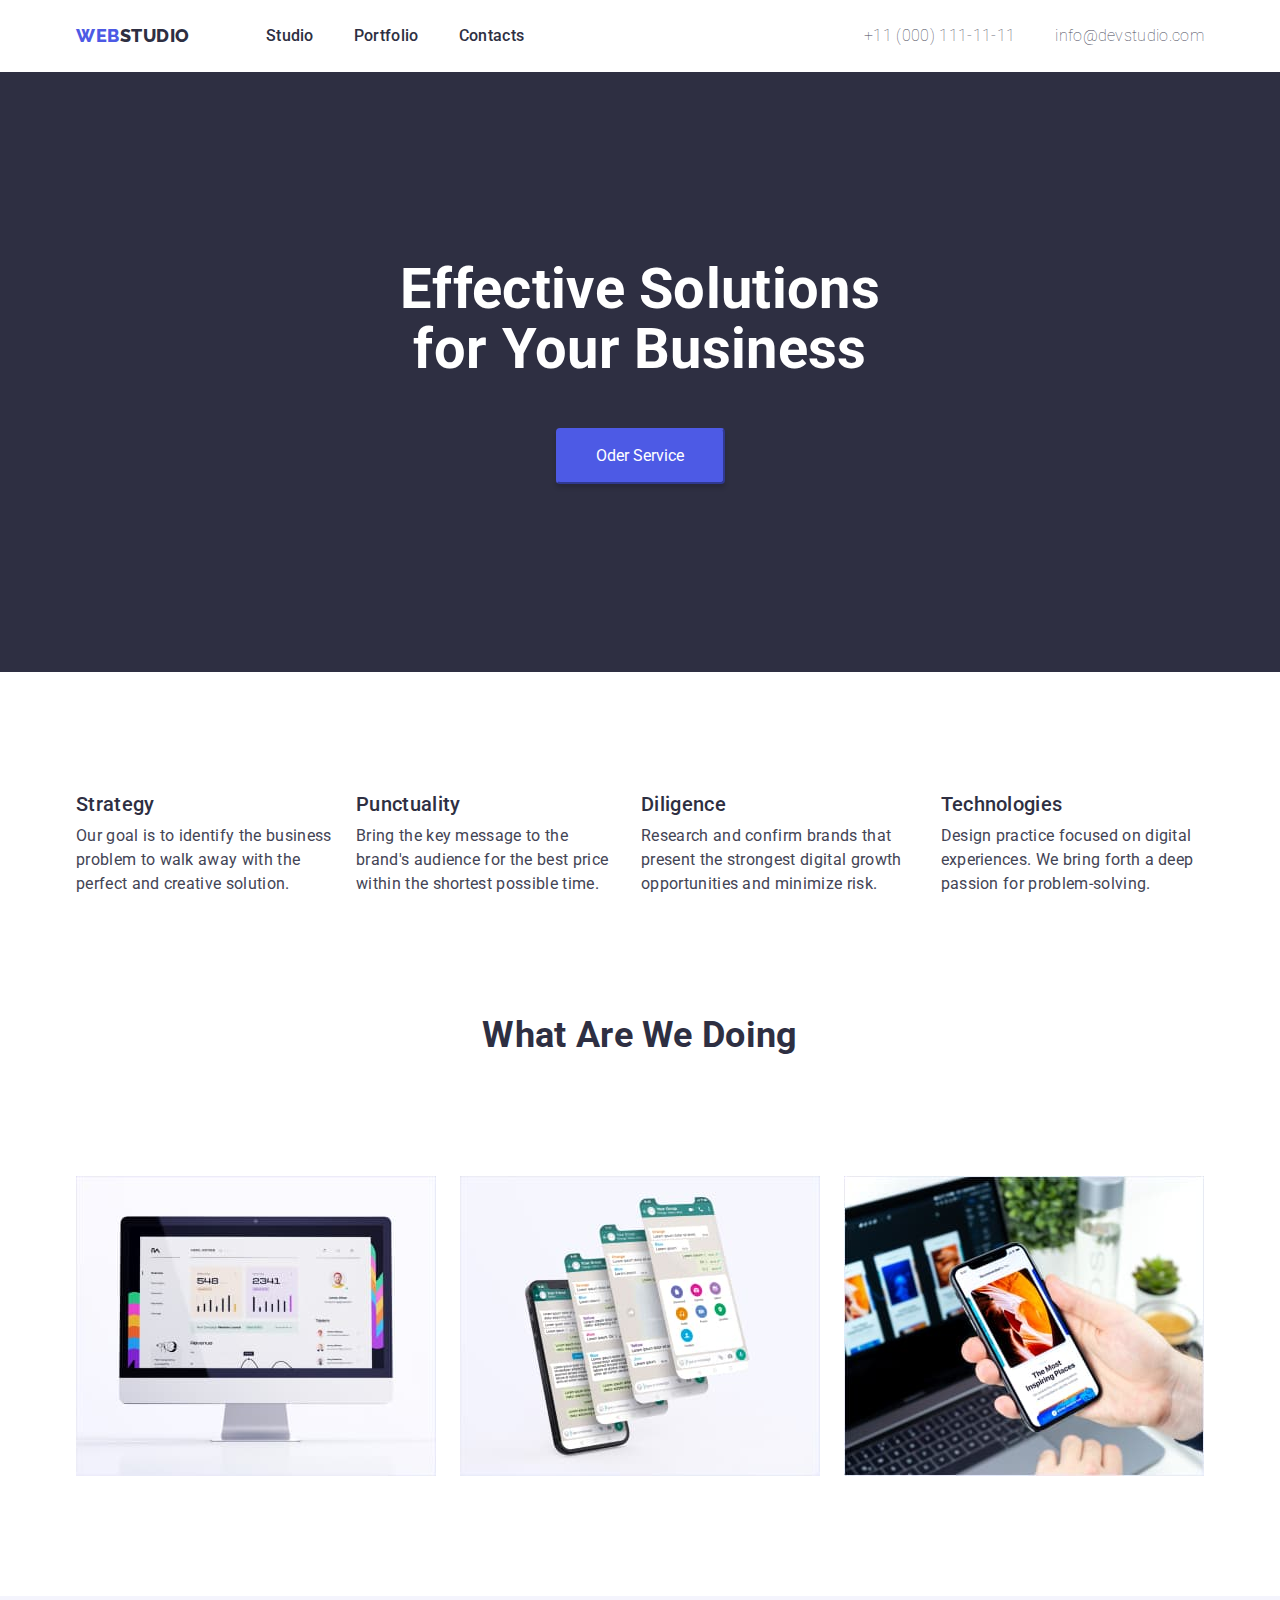
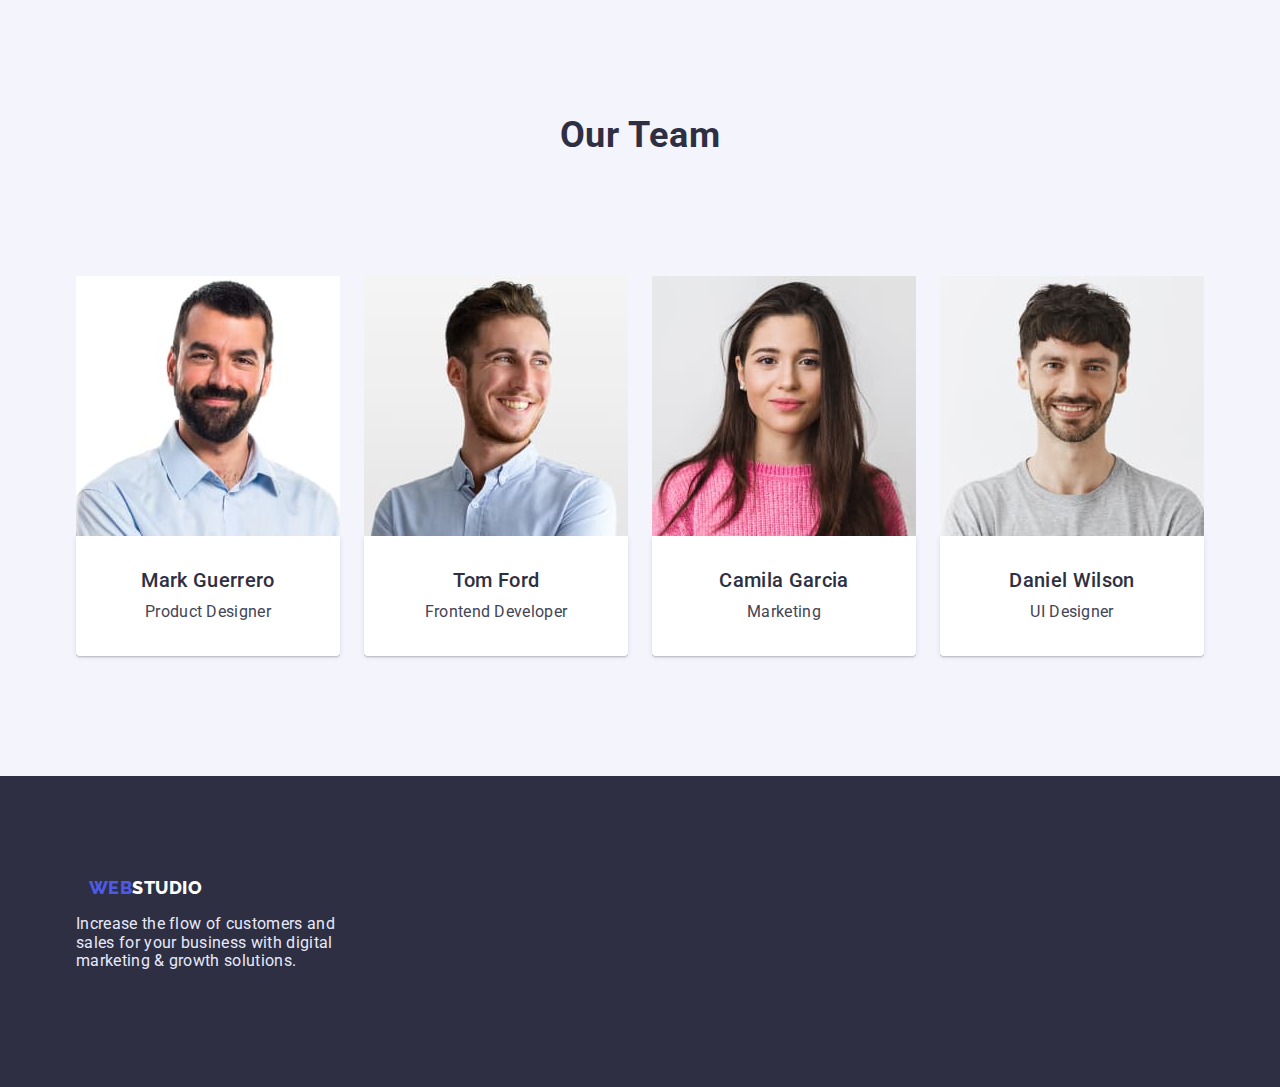
<file: index.html>
<!DOCTYPE html>
<html lang="en">
  <head>
    <meta charset="UTF-8" />
    <meta http-equiv="X-UA-Compatible" content="IE=edge" />
    <meta name="viewport" content="width=he, initial-scale=1.0" />
    <title>Web Studio</title>
    <link rel="preconnect" href="https://fonts.googleapis.com" />
    <link rel="preconnect" href="https://fonts.gstatic.com" crossorigin />
    <link
      href="https://fonts.googleapis.com/css2?family=Raleway:wght@800&family=Roboto:wght@400;500;700&display=swap"
      rel="stylesheet"
    />
    <link
      rel="stylesheet"
      href="https://cdnjs.cloudflare.com/ajax/libs/modern-normalize/1.1.0/modern-normalize.min.css"
    />
    <link rel="stylesheet" href="./css/styles.css" />
  </head>
  <body>
    <header class="page-header">
      <div class="conteiner header-nav">
        <nav class="navigation main-nav">
          <a class="logo" href="./index.html"
            ><span class="text-color">Web</span>Studio</a
          >

          <ul class="site-nav list">
            <li class="item"><a href="" class="link">Studio</a></li>
            <li class="item">
              <a href="./portfolio.html" class="link">Portfolio</a>
            </li>
            <li class="item"><a href="" class="link">Contacts</a></li>
          </ul>
        </nav>
        <address class="address">
          <ul class="address-nav list">
            <li class="item">
              <a class="address-link" href="tel:+110001111111"
                >+11 (000) 111-11-11</a
              >
            </li>
            <li class="item">
              <a class="address-link" href="mailto:info@devstudio.com"
                >info@devstudio.com</a
              >
            </li>
          </ul>
        </address>
      </div>
    </header>

    <main>
      <!-- hero -->
      <section class="hero">
        <div class="hero-style">
          <h1 class="hero-title">Effective Solutions <br> for Your Business</h1>
          <button type="button" class="btn">Oder Service</button>
        </div>
      </section>

     
        <section class="feauters">
          <div class="conteiner">
            <h2 class="section-title" hidden>Services</h2>

            <ul class="features-list list">
              <li class="item">
                <h3 class="title">Strategy</h3>
                <p class="text">
                  Our goal is to identify the business problem to walk away with
                  the perfect and creative solution.
                </p>
              </li>
              <li class="item">
                <h3 class="title">Punctuality</h3>
                <p class="text">
                  Bring the key message to the brand's audience for the best price
                  within the shortest possible time.
                </p>
              </li>
              <li class="item">
                <h3 class="title">Diligence</h3>
                <p class="text">
                  Research and confirm brands that present the strongest digital
                  growth opportunities and minimize risk.
                </p>
              </li>
              <li class="item">
                <h3 class="title">Technologies</h3>
                <p class="text">
                  Design practice focused on digital experiences. We bring forth a
                  deep passion for problem-solving.
                </p>
              </li>
            </ul>
          </div>
        </section>
      
        <section class="work">
            <div class="conteiner">
              <h2 class="work-title">What are we doing</h2>
              <ul class="work-list list">
              <li class="item">
                <img src="./images/rectanglea.jpg" alt="monitor" width="360" />
              </li>
              <li class="item">
                <img src="./images/rectangleb.jpg" alt="smartphone" width="360" />
              </li>
              <li class="item">
                <img
                  src="./images/rectanglec.jpg"
                  alt="smartphone in hand"
                  width="360"
                />
                </li>
                </ul>
            </div>
        </section>
       
       
        <section class="team">
              <div class="conteiner">
                  <h2 class="team-title">Our Team</h2>
                  <ul class="team-list list">
                    <li class="item">
                      <img src="./images/designer1.jpg" alt="designer1" width="264" />
                      <div class="card">
                        <h3 class="title">Mark Guerrero</h3>
                        <p class="text">Product Designer</p>
                      </div>
                    </li>

                    <li class="item">
                      <img src="./images/designer2.jpg" alt="designer2" width="264" />

                      <div class="card">
                        <h3 class="title">Tom Ford</h3>
                        <p class="text">Frontend Developer</p>
                      </div>
                    </li>

                    <li class="item">
                      <img src="./images/designer3.jpg" alt="designer3" width="264" />
                      <div class="card">
                        <h3 class="title">Camila Garcia</h3>
                        <p class="text">Marketing</p>
                      </div>
                    </li>

                    <li class="item">
                      <img src="./images/designer4.jpg" alt="designer4" width="264" />
                      <div class="card">
                        <h3 class="title">Daniel Wilson</h3>
                        <p class="text">UI Designer</p>
                      </div>
                    </li>
                </ul>
            </div>
      </section>
     
    </main>

    <footer class="footer">
      <div class="conteiner footer-style">s
        <a class="logo" href="./index.html"
          ><span class="text-color">Web</span
          ><span class="foot">Studio</span></a
        >

        <p class="caption">
          Increase the flow of customers and sales for your business with
          digital marketing & growth solutions.
        </p>
      </div>
    </footer>
  </body>
</html>
</file>
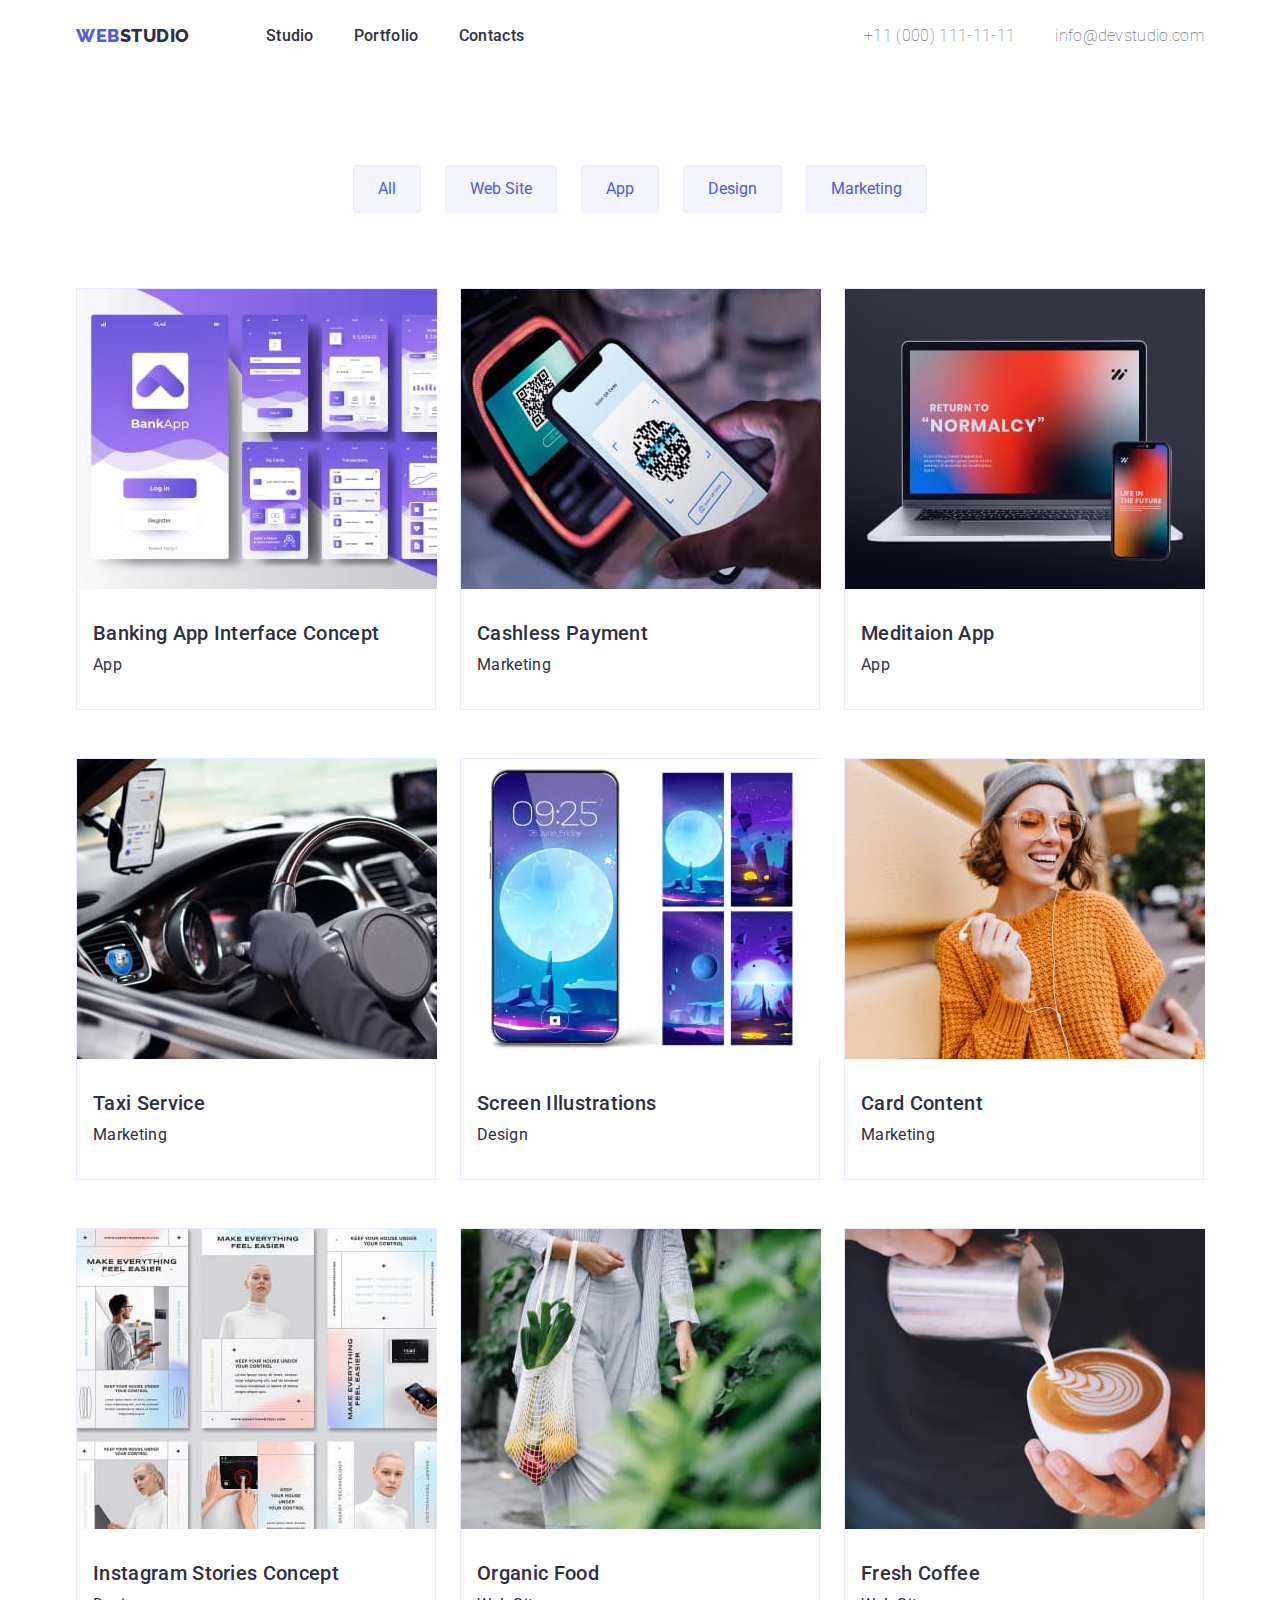
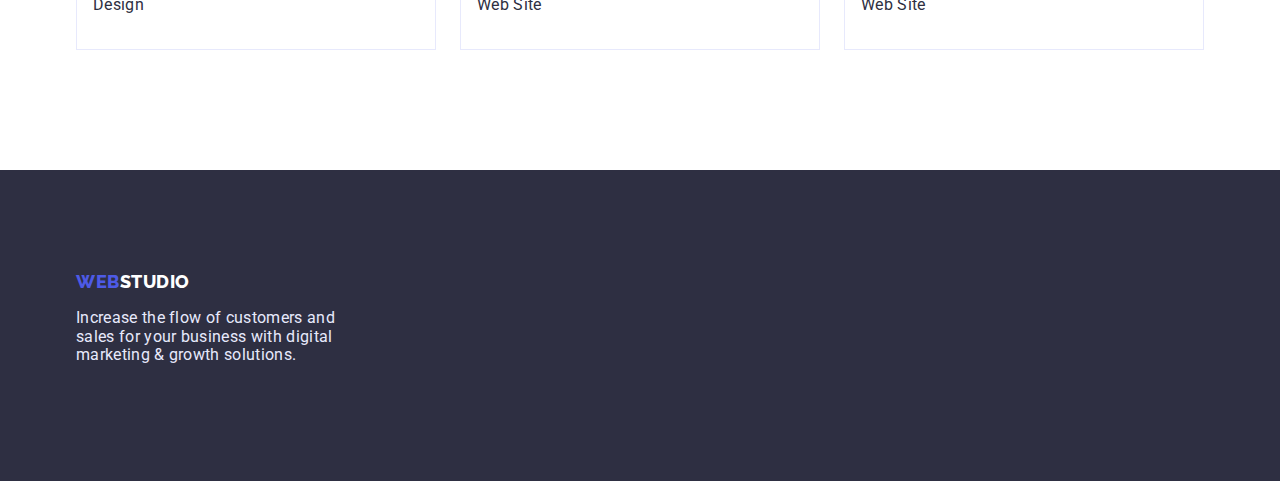
<file: portfolio.html>
<!DOCTYPE html>
<html lang="en">
  <head>
    <meta charset="UTF-8" />
    <meta http-equiv="X-UA-Compatible" content="IE=edge" />
    <meta name="viewport" content="width=device-width, initial-scale=1.0" />
    <title>Portfolio</title>
    <link rel="preconnect" href="https://fonts.googleapis.com" />
    <link rel="preconnect" href="https://fonts.gstatic.com" crossorigin />
    <link
      href="https://fonts.googleapis.com/css2?family=Raleway:wght@800&family=Roboto:wght@400;500;700&display=swap"
      rel="stylesheet"
    />
    <link
      rel="stylesheet"
      href="https://cdnjs.cloudflare.com/ajax/libs/modern-normalize/1.1.0/modern-normalize.min.css"
    />
    <link rel="stylesheet" href="./css/styles.css" />
  </head>
  <body>
    <header class="page-header">
      <div class="conteiner header-nav">
        <nav class="navigation main-nav">
          <a class="logo" href="./index.html"
            ><span class="text-color">Web</span>Studio</a
          >

          <ul class="site-nav list">
            <li class="item"><a href="./index.html" class="link">Studio</a></li>
            <li class="item">
              <a href="./portfolio.html" class="link">Portfolio</a>
            </li>
            <li class="item"><a href="" class="link">Contacts</a></li>
          </ul>
        </nav>
        <address class="address">
          <ul class="address-nav list">
            <li class="item">
              <a class="address-link" href="tel:+110001111111"
                >+11 (000) 111-11-11</a
              >
            </li>
            <li class="item">
              <a class="address-link" href="mailto:info@devstudio.com"
                >info@devstudio.com</a
              >
            </li>
          </ul>
        </address>
      </div>
    </header>

    <main>
      <section class="filter">
        <div class="conteiner">
          <ul class="filter-list list">
            <li class="items">
              <button type="button" class="item">All</button>
            </li>
            <li class="items">
              <button type="button" class="item">Web Site</button>
            </li>
            <li class="items">
              <button type="button" class="item">App</button>
            </li>
            <li class="items">
              <button type="button" class="item">Design</button>
            </li>
            <li class="items">
              <button type="button" class="item">Marketing</button>
            </li>
          </ul>
        </div>
        <div class="conteiner">
          <h1 class="works-title" hidden>My Works</h1>
          <ul class="works list">
            <li class="item">
              <img src="./images/card1.jpg" alt="BankApp" />
              <div class="my-work">
                <h2 class="title">Banking App Interface Concept</h2>
                <p class="text">App</p>
              </div>
            </li>
            <li class="item">
              <img src="./images/card2.jpg" alt="Smartphone" />
              <div class="my-work">
                <h2 class="title">Cashless Payment</h2>
                <p class="text">Marketing</p>
              </div>
            </li>
            <li class="item">
              <img src="./images/card3.jpg" alt="Notebook" />
              <div class="my-work">
                <h2 class="title">Meditaion App</h2>
                <p class="text">App</p>
              </div>
            </li>
            <li class="item">
              <img src="./images/card4.jpg" alt="Driver" />
              <div class="my-work">
                <h2 class="title">Taxi Service</h2>
                <p class="text">Marketing</p>
              </div>
            </li>
            <li class="item">
              <img src="./images/card5.jpg" alt="Wallap" />
              <div class="my-work">
                <h2 class="title">Screen Illustrations</h2>
                <p class="text">Design</p>
              </div>
            </li>

            <li class="item">
              <img src="./images/card6.jpg" alt="Girl" />
              <div class="my-work">
                <h2 class="title">Card Content</h2>
                <p class="text">Marketing</p>
              </div>
            </li>
            <li class="item">
              <img src="./images/card7.jpg" alt="Instagram stories" />
              <div class="my-work">
                <h2 class="title">Instagram Stories Concept</h2>
                <p class="text">Design</p>
              </div>
            </li>
            <li class="item">
              <img src="./images/card8.jpg" alt="Food" />
              <div class="my-work">
                <h2 class="title">Organic Food</h2>
                <p class="text">Web Site</p>
              </div>
            </li>
            <li class="item">
              <img src="./images/card9.jpg" alt="Coffe" />
              <div class="my-work">
                <h2 class="title">Fresh Coffee</h2>
                <p class="text">Web Site</p>
              </div>
            </li>
          </ul>
        </div>
      </section>
    </main>
    <footer class="footer">
      <div class="conteiner footer-style">
        <a class="logo" href="./index.html"
          ><span class="text-color">Web</span
          ><span class="foot">Studio</span></a
        >

        <p class="caption">
          Increase the flow of customers and sales for your business with
          digital marketing & growth solutions.
        </p>
      </div>
    </footer>
  </body>
</html>
</file>
<file: css/styles.css>
:root {
  --prymary-text-color: #2e2f42;
  --secondary-text-color: #434455;
  --prymary-bg-color: #ffffff;
  --secondary-bg-color: #f4f4fd;

  /* основний колір тексту  #2E2F42 */
  /* другорядний колір тексту #434455 */
  /*основний колір фону #FFFFFF */
  /* акцент #E7E9FC */
  /* другорядний колір фону #F4F4FD */
}

body {
  font-family: "Roboto", sans-serif;
  color: #2e2f42;
  letter-spacing: 0.02em;
}

h1,
h2,
h3,
p {
  margin-top: 0;
  margin-bottom: 0;
}

ul {
  margin-top: 0;
  margin-bottom: 0;
  padding-left: 0;
}

img {
  display: block;
}

.list {
  list-style: none;
}

.btn {
  padding: 16px 32px;
  width: 169px;
  height: 56px;
  background: #4d5ae5;
  box-shadow: 0px 4px 4px rgba(0, 0, 0, 0.15);
  border-radius: 4px;
  border-color: #4d5ae5;
  color: var(--prymary-bg-color);
}

.btn:hover,
.btn:focus {
  background-color: #404bbf;
  cursor: pointer;
}

/* ----------HEADER-------------- */

.conteiner {
  margin-left: auto;
  margin-right: auto;
  width: 1158px;
  padding-right: 15px;
  padding-left: 15px;
}

.header-nav {
  display: flex;
  align-items: center;
  height: 72px;
}

.main-nav {
  display: flex;
  align-items: center;
}

.site-nav {
  display: flex;
}

.site-nav .item:not(:last-child) {
  margin-right: 40px;
}

.logo {
  margin-right: 76px;
}

.navigation .logo {
  color: var(--prymary-text-color);

  font-family: "Raleway";

  font-weight: 800;
  font-size: 18px;
  line-height: 1.3;
  letter-spacing: 0.03em;
  text-transform: uppercase;
  text-decoration: none;
}

.navigation .logo .text-color {
  color: #4d5ae5;

  font-weight: 800;
  font-size: 18px;
  line-height: 1.3;
  letter-spacing: 0.03em;
  text-transform: uppercase;
}

.address {
  margin-left: auto;
}

.address-nav {
  display: flex;
}

.address-nav .item:not(:last-child) {
  margin-right: 40px;
}

.address-nav .address-link {
  color: var(--secondary-text-color);

  font-style: normal;
  font-weight: 40;
  font-size: 16px;
  line-height: 1.5;
  text-decoration: none;
}

.address-link:hover,
.address-link:focus {
  color: #404bbf;
}

.site-nav .link {
  display: inline-block;
  padding-top: 24px;
  padding-bottom: 24px;

  color: var(--prymary-text-color);

  font-weight: 500;
  font-size: 16px;
  line-height: 1.3;
  text-decoration: none;
}

.site-nav .link:hover,
.site-nav .link:focus {
  color: #4d5ae5;
}

/* -------------------HERO------------------ */

.hero-style {
  margin-left: auto;
  margin-right: auto;
  width: 1158px;
  padding-right: 15px;
  padding-left: 15px;
  text-align: center;
}

.hero {
  background-color: #2e2f42;
  padding-top: 188px;
  padding-bottom: 188px;
  margin-right: auto;
}

.hero-title {
  color: var(--prymary-bg-color);
  font-weight: 700;
  font-style: normal;
  font-size: 56px;
  line-height: 1.07;
  text-align: center;
  margin-bottom: 48px;
}

/* -------------FEAUTERS--------------- */

.feauters {
  margin-top: 120px;
}

.features-list {
  display: flex;
}

.features-list .item:not(:last-child) {
  margin-right: 24px;
}

.features-list .title {
  color: var(--prymary-text-color);

  font-weight: 500;
  font-size: 20px;
  line-height: 1.2;
}

.features-list .text {
  color: var(--secondary-text-color);

  font-weight: 400;
  font-size: 16px;
  line-height: 1.5;

  margin-top: 8px;
}

/* ------------WORK-------------- */

.work {
  margin-bottom: 120px;
}

.work-title {
  color: var(--prymary-text-color);

  font-weight: 700;
  font-size: 36px;
  line-height: 1.11;
  text-align: center;
  text-transform: capitalize;

  margin-top: 120px;
}

.work-list {
  display: flex;
  flex-wrap: wrap;
  margin-top: 120px;
}

.work-list .item:not(:last-child) {
  margin-right: 24px;
}

/* ----------TEAM-------------- */

.team {
  padding-top: 120px;
  padding-bottom: 120px;
  background-color: var(--secondary-bg-color);
}

.team-title {
  margin-bottom: 120px;

  font-weight: 700;
  font-size: 36px;
  line-height: 1.11;

  text-align: center;
  letter-spacing: 0.02em;
  text-transform: capitalize;
}

.team .title {
  margin-bottom: 8px;
}

.team-list {
  display: flex;
}

.team-list .item {
  text-align: center;
}

.team-list .item:not(:last-child) {
  margin-right: 24px;
}

.team-list .title {
  color: var(--prymary-text-color);

  font-weight: 500;
  font-size: 20px;
  line-height: 1.2;
}

.team-list .text {
  color: var(--secondary-text-color);

  font-weight: 400;
  font-size: 16px;
  line-height: 1.5;
}

.card {
  padding-top: 32px;
  padding-bottom: 32px;
  padding-left: 16px;
  padding-right: 16px;
  background-color: var(--prymary-bg-color);

  box-shadow: 0px 1px 6px rgba(46, 47, 66, 0.08),
    0px 1px 1px rgba(46, 47, 66, 0.16), 0px 2px 1px rgba(46, 47, 66, 0.08);
  border-radius: 0px 0px 4px 4px;
}

/* ------------FOOTER----------- */
.foot {
  color: #ffffff;
}

.footer {
  padding-top: 100px;
  padding-bottom: 100px;

  background-color: var(--prymary-text-color);
}

.footer .logo {
  color: var(--prymary-text-color);

  font-family: "Raleway";

  font-weight: 800;
  font-size: 18px;
  line-height: 1.3;
  letter-spacing: 0.03em;
  text-transform: uppercase;
  text-decoration: none;
}

.footer .text-color {
  color: #4d5ae5;

  font-weight: 800;
  font-size: 18px;
  line-height: 1.3;
  letter-spacing: 0.03em;
  text-transform: uppercase;
}

.footer-style {
  padding-left: 15px;
}

.caption {
  color: #e7e9fc;
  margin-top: 16px;
  width: 264px;
  height: 72px;
}

/* ----------PAGE PORTFOLIO-----------*/

.my-work {
  padding-top: 32px;
  padding-bottom: 32px;
  padding-left: 16px;
}

.works .title {
  padding-bottom: 8px;

  font-weight: 500;
  font-size: 20px;
  line-height: 1.2;
}

.works .text {
  font-weight: 400;
  font-size: 16px;
  line-height: 1.5;
}

.works {
  display: flex;
  flex-wrap: wrap;
}

.works .item {
  width: 360px;
  border: 1px solid #e7e9fc;
  flex-basis: calc(100% / 3 - 24px);
}

.works .item:nth-child(-n+6) {
  margin-bottom: 48px;
}


.works .item:nth-child(1) {
  margin-right: 24px;
}
.works .item:nth-child(2) {
  margin-right: 24px;
}

.works .item:nth-child(4) {
  margin-right: 24px;
}

.works .item:nth-child(5) {
  margin-right: 24px;
}

.works .item:nth-child(7) {
  margin-right: 24px;
}

.works .item:nth-child(8) {
  margin-right: 24px;
}

.filter {
  padding-top: 93px;
  padding-bottom: 120px;
}

.filter-list .item:hover,
.filter-list .item:focus {
  background-color: #404bbf;
  color: var(--prymary-bg-color);
  cursor: pointer;
}

.filter-list {
  padding-bottom: 75px;
  display: flex;
  justify-content: center;
}

.filter-list > .items:not(:last-child) {
  margin-right: 24px;
}

.filter-list .item {
  padding: 12px 24px;

  height: 48px;

  color: #4d5ae5;
  background: #f4f4fd;
  border: 1px solid #e7e9fc;
  border-radius: 4px;
}
</file>
